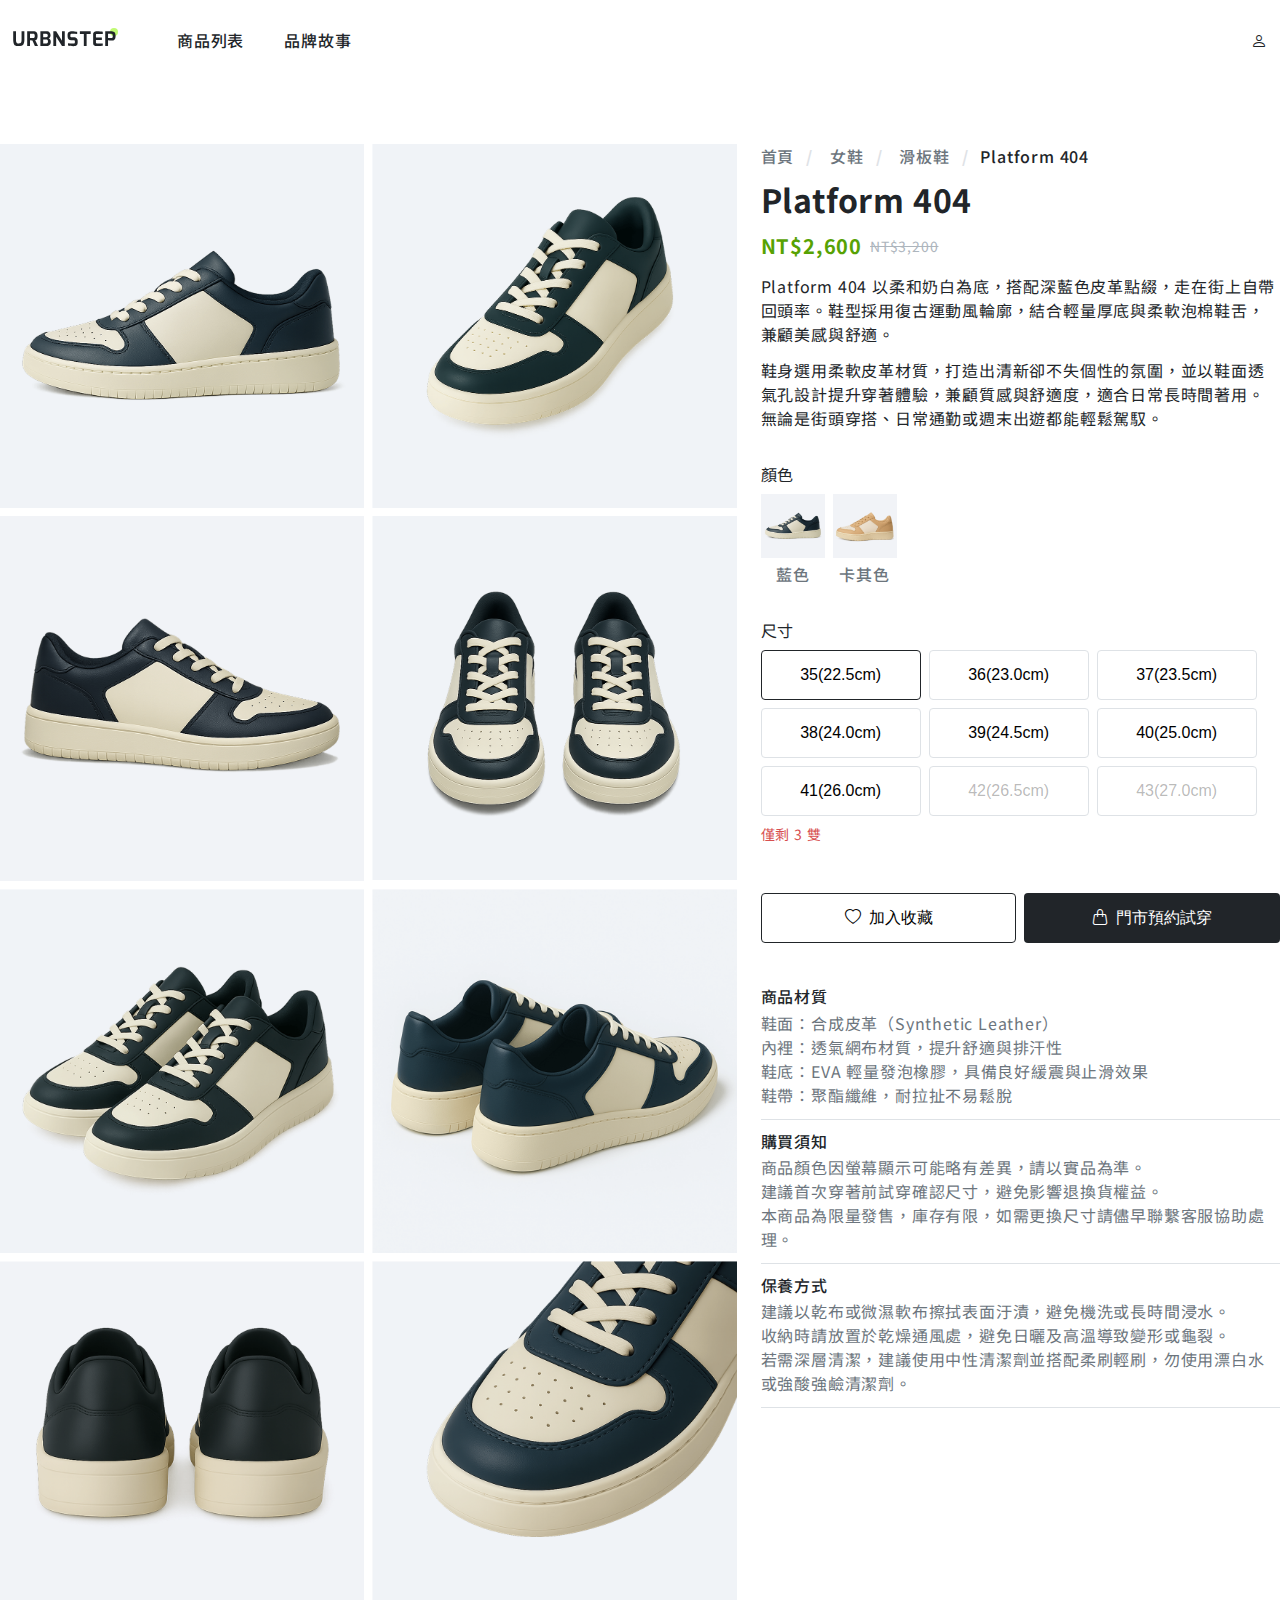
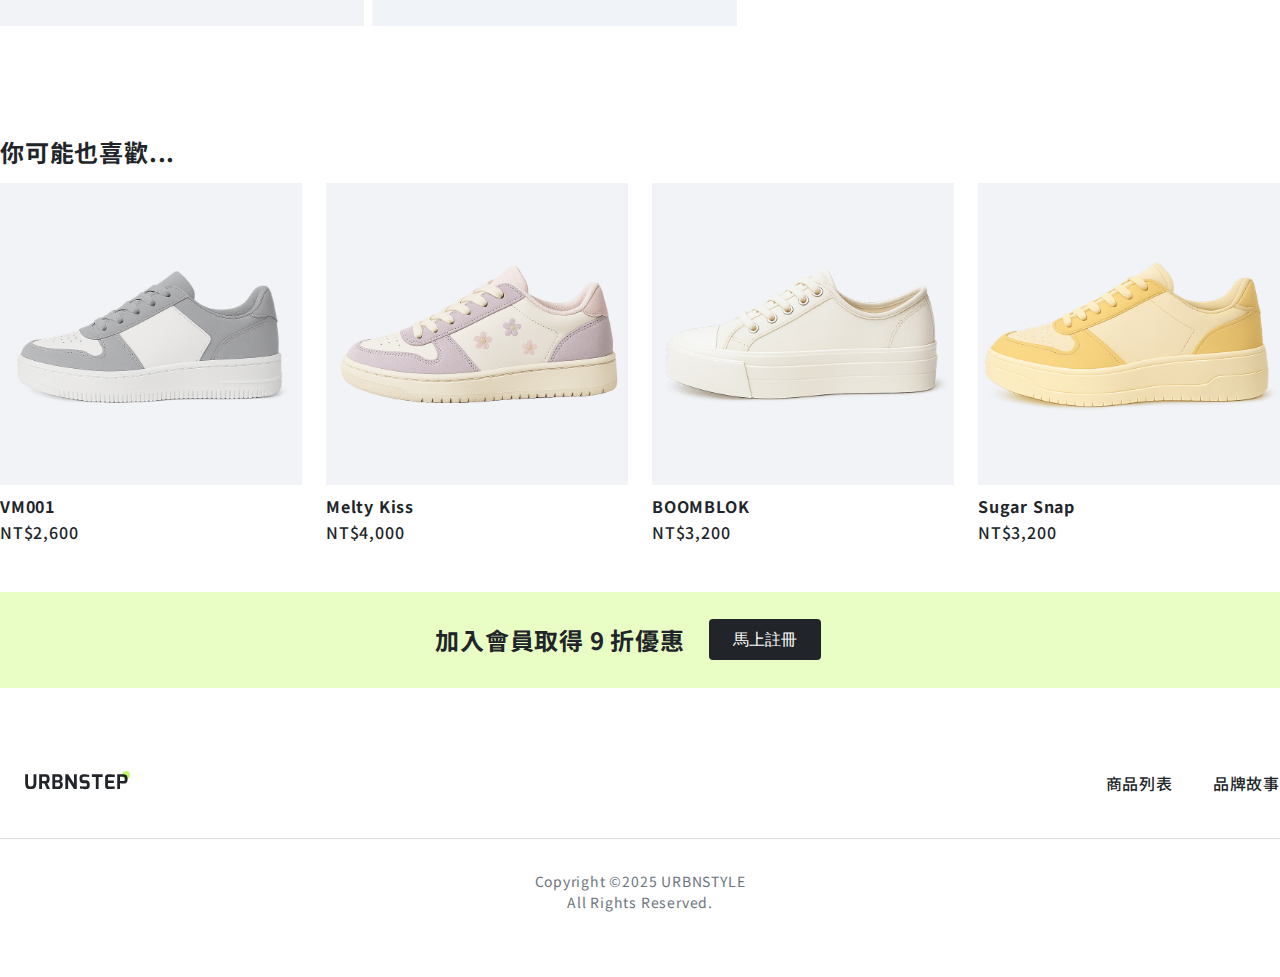
<file: projects/image/product.html>
<!DOCTYPE html>
<html lang="zh-Hant-TW">
<head>
    <meta charset="UTF-8">
    <meta name="viewport" content="width=device-width, user-scalable=no, initial-scale=1.0, maximum-scale=1.0, minimun-scale=1.0">
    <link rel="stylesheet" href="./style/all.css">
    <link rel="stylesheet" href="./style/product.css">
    <link rel="stylesheet" href="https://cdn.jsdelivr.net/npm/bootstrap-icons@1.13.1/font/bootstrap-icons.min.css">
    <title>產品詳情頁</title>
</head>
<body>
    
    <!-- navbar -->
    <nav class="container py-16 d-f j-between a-center">
        <ul class="d-f a-center">
            <li class="me-48"><a href="product.html"><img src="./logo.svg" alt="logo"></a></li>
            <li class="me-40 hover-7"><a href="product.html">商品列表</a></li>
            <li class="hover-7"><a href="#">品牌故事</a></li>
        </ul>
        <a href="#" class="member p-12 hover-7"><i class="bi bi-person"></i></a>
    </nav>


    <main class="container">
        <div class="row py-64">
            <!-- 產品圖 -->
            <div class="col-7">
                <div class="product-row">
                    <div class="product-col mb-8">
                        <img src="./image.png" alt="鞋商品圖">
                    </div>

                    <div class="product-col mb-8">
                        <img src="./image-1.png" alt="鞋商品圖">
                    </div>

                    <div class="product-col mb-8">
                        <img src="./image-2.png" alt="鞋商品圖">
                    </div>

                    <div class="product-col mb-8">
                        <img src="./image-3.png" alt="鞋商品圖">
                    </div>

                    <div class="product-col mb-8">
                        <img src="./image-4.png" alt="鞋商品圖">
                    </div>

                    <div class="product-col mb-8">
                        <img src="./image-5.png" alt="鞋商品圖">
                    </div>

                    <div class="product-col">
                        <img src="./image-6.png" alt="鞋商品圖">
                    </div>

                    <div class="product-col">
                        <img src="./image-7.png" alt="鞋商品圖">
                    </div>

                </div>
            </div>

            <!-- 產品描述 -->
            <div class="col-5">

                <nav class="mb-12">
                    <ol class="d-f">
                        <li class="breadcrumb">
                            <a href="product.html" class="breadcrumb-link">首頁</a>
                        </li>
                        <li class="breadcrumb">
                            <a href="#" class="breadcrumb-link">女鞋</a>
                        </li>  
                        <li class="breadcrumb">
                            <a href="#" class="breadcrumb-link">滑板鞋</a>
                        </li>
                        <li class="breadcrumb">Platform 404</li>              
                    </ol>
                </nav>
                
                <h2 class="h2 mb-16">Platform 404</h2>

                <div class="price d-f a-center mb-16">
                    <h5 class="h5 me-8">NT$2,600</h5>
                    <del>NT$3,200</del>
                </div>

                <p class="mb-12">Platform 404 以柔和奶白為底，搭配深藍色皮革點綴，走在街上自帶回頭率。鞋型採用復古運動風輪廓，結合輕量厚底與柔軟泡棉鞋舌，兼顧美感與舒適。</p>

                <p class="mb-32">鞋身選用柔軟皮革材質，打造出清新卻不失個性的氛圍，並以鞋面透氣孔設計提升穿著體驗，兼顧質感與舒適度，適合日常長時間著用。無論是街頭穿搭、日常通勤或週末出遊都能輕鬆駕馭。</p>


                <!-- 產品顏色 -->
                <div class="mb-32">
                    <p class="mb-8">顏色</p>
                    <div class="d-f">
                        <div class="product-color me-8">
                            <a href="product.html" class="hover-7">
                                <img src="./product.png" alt="產品圖" class="mb-4">
                                <p>藍色</p>
                            </a>
                        </div>
                        <div class="product-color">
                            <a href="#" class="hover-7">
                                <img src="./product-1.png" alt="產品圖" class="mb-4">
                                <p>卡其色</p>
                            </a>
                        </div>                        
                    </div>
                </div>


                <!-- 產品尺寸 -->
                <div class="mb-48">
                    <p class="mb-8">尺寸</p>
                    <div class="d-f f-wrap gap-8 mb-8">
                        <button type="button" class="btn product-size active">35(22.5cm)</button>

                        <button type="button" class="btn product-size">36(23.0cm)</button> 

                        <button type="button" class="btn product-size">37(23.5cm)</button>

                        <button type="button" class="btn product-size">38(24.0cm)</button>

                        <button type="button" class="btn product-size">39(24.5cm)</button>

                        <button type="button" class="btn product-size">40(25.0cm)</button>

                        <button type="button" class="btn product-size">41(26.0cm)</button>

                        <button type="button" class="btn product-size disabled" disabled>42(26.5cm)</button>

                        <button type="button" class="btn product-size disabled" disabled>43(27.0cm)</button>

                    </div>

                    <p class="size-left">僅剩 3 雙</p>
                </div>

                <!-- 收藏or預約 -->
                <div class="btn-save d-f gap-8 mb-32">
                    <button type="button" class="btn btn-light w-50"><i class="bi bi-heart"></i>加入收藏</button>                   
                    <button type="button" class="btn btn-dark w-50"><i class="bi bi-handbag"></i>門市預約試穿</button>                    
                </div>


                <!-- 產品資訊 -->
                <ul>
                    <li class="product-info py-12">
                        <h6 class="product-info-title mb-4">商品材質</h6>
                        <p class="product-info-text">鞋面：合成皮革（Synthetic Leather）<br>內裡：透氣網布材質，提升舒適與排汗性<br>鞋底：EVA 輕量發泡橡膠，具備良好緩震與止滑效果<br>鞋帶：聚酯纖維，耐拉扯不易鬆脫</p>
                    </li>

                    <li class="product-info py-12">
                        <h6 class="product-info-title mb-4">購買須知</h6>
                        <p class="product-info-text">商品顏色因螢幕顯示可能略有差異，請以實品為準。<br>建議首次穿著前試穿確認尺寸，避免影響退換貨權益。<br>本商品為限量發售，庫存有限，如需更換尺寸請儘早聯繫客服協助處理。</p>
                    </li>

                    <li class="product-info py-12">
                        <h6 class="product-info-title mb-4">保養方式</h6>
                        <p class="product-info-text">建議以乾布或微濕軟布擦拭表面汙漬，避免機洗或長時間浸水。<br>收納時請放置於乾燥通風處，避免日曬及高溫導致變形或龜裂。<br>若需深層清潔，建議使用中性清潔劑並搭配柔刷輕刷，勿使用漂白水或強酸強鹼清潔劑。</p>
                    </li>
                </ul>



            </div>
        </div>

        <!-- 產品推薦 -->
        <div class="recommend py-48">
            <h4 class="h4 mb-16">你可能也喜歡...</h4>
            <ul class="row">
                <li class="col-3 hover-8">
                    <a href="#">
                        <img src="./product-2.png" alt="產品圖" class="mb-12">
                        <h6 class="h6 mb-4">VM001</h6>
                        <p>NT$2,600</p>
                    </a>
                </li>

                <li class="col-3 hover-8">
                    <a href="#">
                        <img src="./product-3.png" alt="產品圖" class="mb-12">
                        <h6 class="h6 mb-4">Melty Kiss</h6>
                        <p>NT$4,000</p>
                    </a>
                </li>

                <li class="col-3 hover-8">
                    <a href="#">
                        <img src="./product-4.png" alt="產品圖" class="mb-12">
                        <h6 class="h6 mb-4">BOOMBLOK</h6>
                        <p>NT$3,200</p>
                    </a>
                </li>

                <li class="col-3 hover-8">
                    <a href="#">
                        <img src="./product-7.png" alt="產品圖" class="mb-12">
                        <h6 class="h6 mb-4">Sugar Snap</h6>
                        <p>NT$3,200</p>
                    </a>
                </li>
            </ul>
        </div>

    </main>


    <!-- 註冊 -->
    <div class="register d-f j-center a-center py-24 mb-64">
        <h4 class="h4">加入會員取得 9 折優惠</h4>
        <button type="button" class="btn"><a href="#" class="btn link">馬上註冊</a></button>
    </div>

    <!-- footer -->
    <footer class="container">
        <div class="footer-nav d-f j-between a-center mb-24">
            <a href="product.html"><img src="./logo.svg" alt="logo" class="logo"></a>
            <ul class="d-f a-center">
                <li class="me-40 hover-7"><a href="product.html">商品列表</a></li>
                <li class="hover-7"><a href="#">品牌故事</a></li>
            </ul>           
        </div>

        <div class="copyright pt-32 mb-64">
            <p>Copyright ©2025 URBNSTYLE</p>
            <p>All Rights Reserved.</p>
        </div>
    </footer>

</body>
</html>
</file>
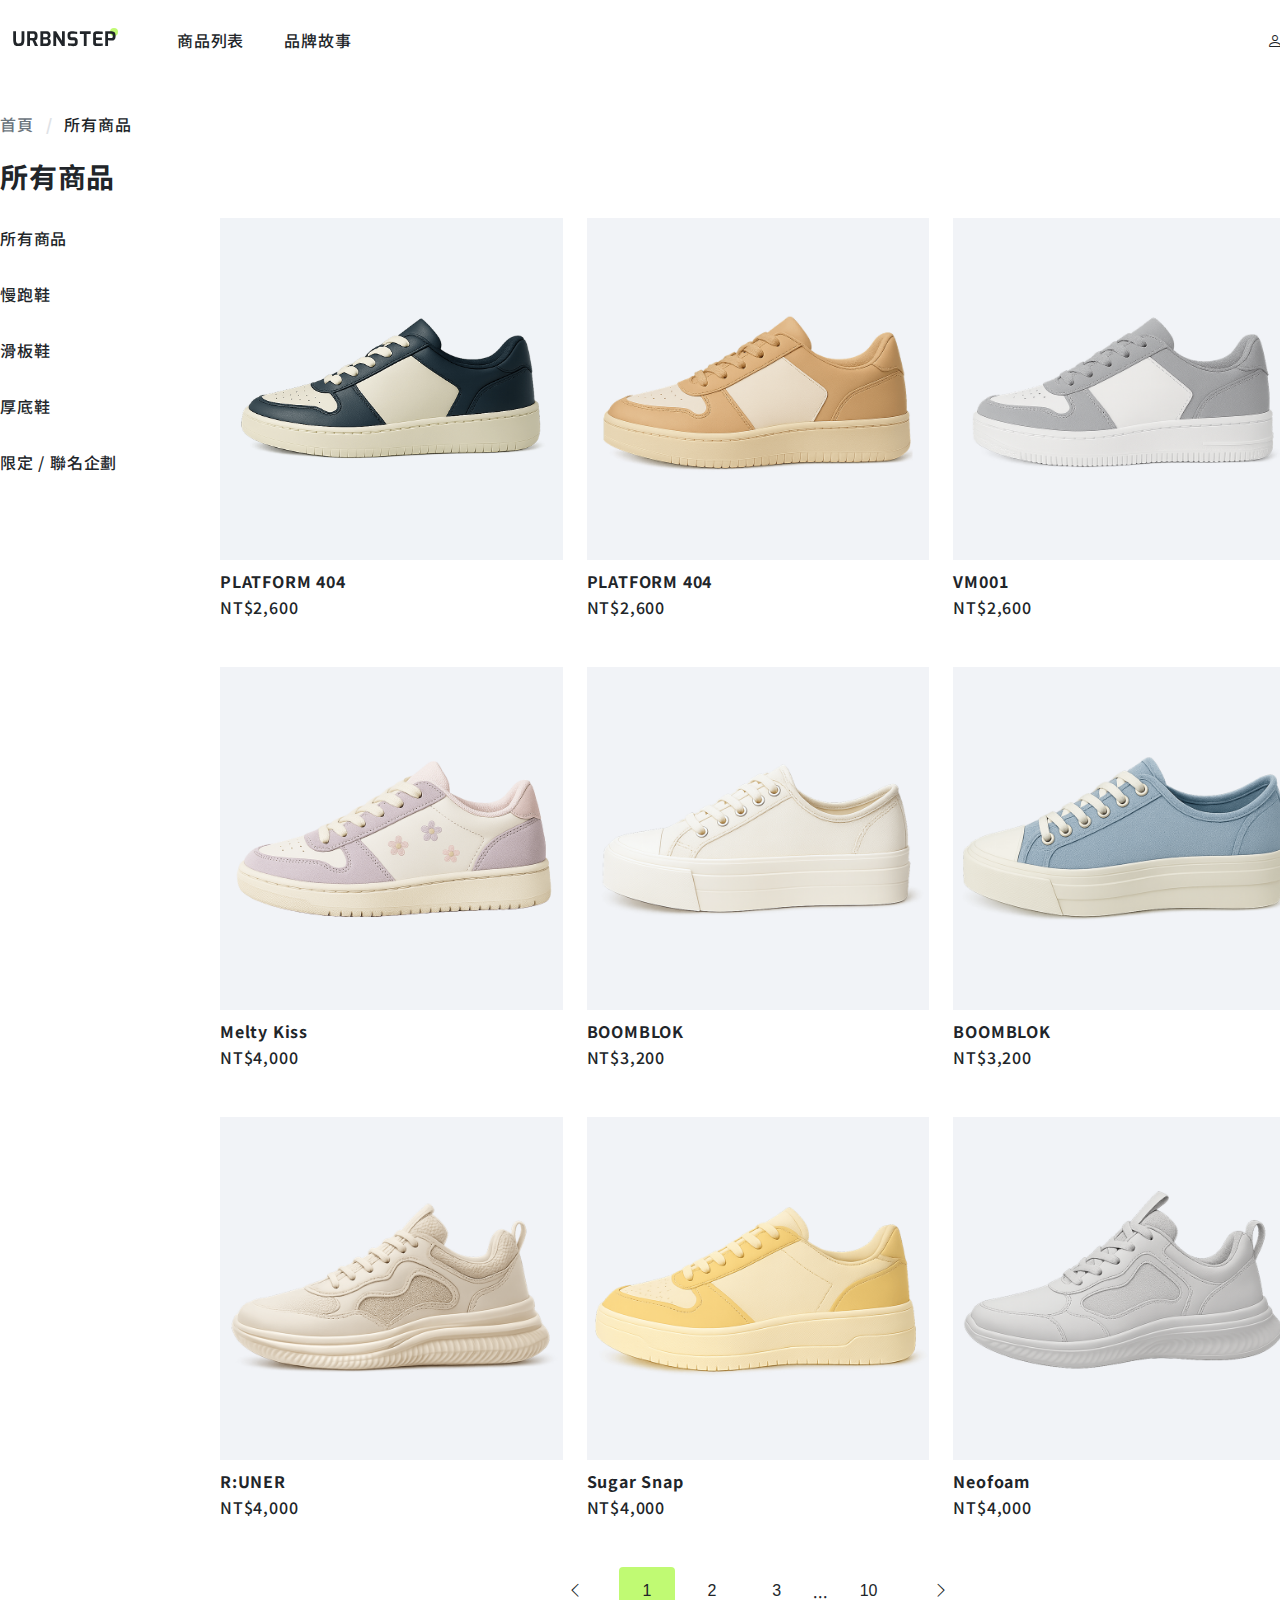
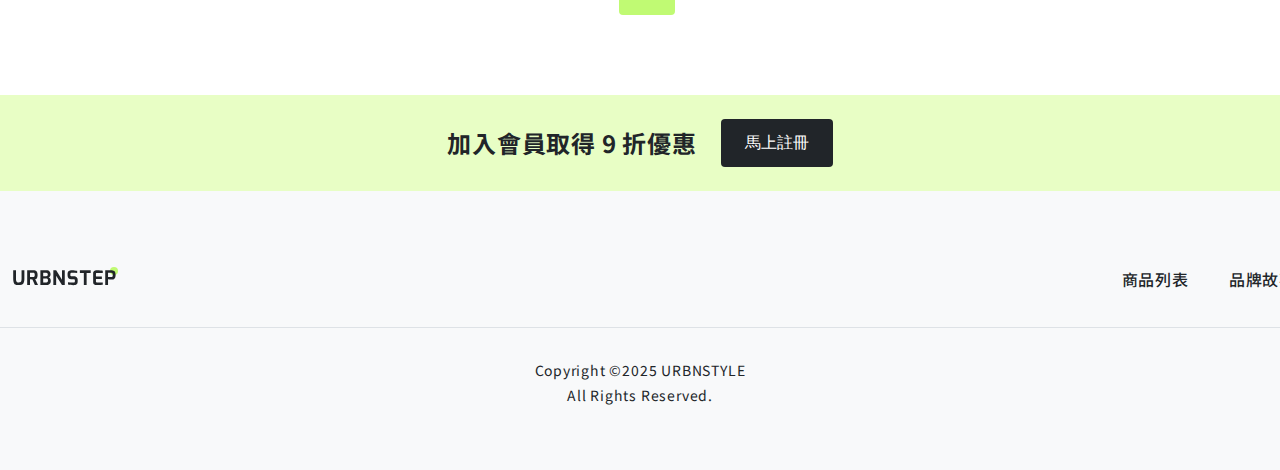
<file: projects/image/products.html>
<!DOCTYPE html>
<html lang="en">
    <head>
        <meta charset="UTF-8">
        <meta name="viewport" content="width=device-width, initial-scale=1.0">
        <title>產品列表頁</title>
        <link rel="stylesheet" href="https://cdn.jsdelivr.net/npm/bootstrap-icons@1.13.1/font/bootstrap-icons.min.css">
        <link rel="stylesheet" href="./style/all.css">
        <link rel="stylesheet" href="./style/products.css">
    </head>
    <body>
        <nav class="container py-16 d-flex align-center justify-between">
            <ul class="d-flex align-center">
                <li class="me-48">
                    <a href="#">
                        <img src="logo.svg" alt="logo">
                    </a>
                </li>
                <li class="me-40">
                    <a href="#" class="py-12">商品列表</a>
                </li>
                <li>
                    <a href="#" class="py-12">品牌故事</a>
                </li>
            </ul>
            <a href="#" class="p-12"><i class="bi bi-person"></i></a>
        </nav>
        <main class="container py-32 mb-48">
            <!-- 麵包屑導覽 -->
            <nav class="mb-24">
                <ol class="d-flex">
                    <li class="breadcrumb-item"><a href="#" class="breadcrumb-link">首頁</a></li>
                    <li class="breadcrumb-item">所有商品</li>
                </ol>
            </nav>
            <h1 class="h3 mb-24">所有商品</h1>
            <div class="row">
                <!-- category -->
                <div class="col-2">
                    <nav>
                        <ul class="category">
                            <li class="mb-16"><a href="#" class="py-8 active">所有商品</a></li>
                            <li class="mb-16"><a href="#" class="py-8">慢跑鞋</a></li>
                            <li class="mb-16"><a href="#" class="py-8">滑板鞋</a></li>
                            <li class="mb-16"><a href="#" class="py-8">厚底鞋</a></li>
                            <li class="mb-16"><a href="#" class="py-8">限定 / 聯名企劃</a></li>
                        </ul>
                    </nav>
                </div>
                <!-- product-list -->
                <div class="col-10">
                    <div class="row">
                        <div class="col-4">
                            <div class="mb-48">
                                <a href="#">
                                    <img src="image.png" alt="PLATFORM 404" class="mb-12">
                                    <h2 class="h6 mb-4">PLATFORM 404</h2>
                                    <p>NT$2,600</p>
                                </a>
                            </div>
                        </div>
                        <div class="col-4">
                            <div class="mb-48">
                                <a href="#">
                                    <img src="product-1.png" alt="PLATFORM 404" class="mb-12">
                                    <h2 class="h6 mb-4">PLATFORM 404</h2>
                                    <p>NT$2,600</p>
                                </a>
                            </div>
                        </div>
                        <div class="col-4">
                            <div class="mb-48">
                                <a href="#">
                                    <img src="product-2.png" alt="VM001" class="mb-12">
                                    <h2 class="h6 mb-4">VM001</h2>
                                    <p>NT$2,600</p>
                                </a>
                            </div>
                        </div>
                        <div class="col-4">
                            <div class="mb-48">
                                <a href="#">
                                    <img src="product-3.png" alt="Melty Kiss" class="mb-12">
                                    <h2 class="h6 mb-4">Melty Kiss</h2>
                                    <p>NT$4,000</p>
                                </a>
                            </div>
                        </div>
                        <div class="col-4">
                            <div class="mb-48">
                                <a href="#">
                                    <img src="product-4.png" alt="BOOMBLOK" class="mb-12">
                                    <h2 class="h6 mb-4">BOOMBLOK</h2>
                                    <p>NT$3,200</p>
                                </a>
                            </div>
                        </div>
                        <div class="col-4">
                            <div class="mb-48">
                                <a href="#">
                                    <img src="product-5.png" alt="BOOMBLOK" class="mb-12">
                                    <h2 class="h6 mb-4">BOOMBLOK</h2>
                                    <p>NT$3,200</p>
                                </a>
                            </div>
                        </div>
                        <div class="col-4">
                            <div class="mb-48">
                                <a href="#">
                                    <img src="product-6.png" alt="R:UNER" class="mb-12">
                                    <h2 class="h6 mb-4">R:UNER</h2>
                                    <p>NT$4,000</p>
                                </a>
                            </div>
                        </div>
                        <div class="col-4">
                            <div class="mb-48">
                                <a href="#">
                                    <img src="product-7.png" alt="Sugar Snap" class="mb-12">
                                    <h2 class="h6 mb-4">Sugar Snap</h2>
                                    <p>NT$4,000</p>
                                </a>
                            </div>
                        </div>
                        <div class="col-4">
                            <div class="mb-48">
                                <a href="#">
                                    <img src="product-8.png" alt="Neofoam" class="mb-12">
                                    <h2 class="h6 mb-4">Neofoam</h2>
                                    <p>NT$4,000</p>
                                </a>
                            </div>
                        </div>
                    </div>
                    <!-- pagination -->
                    <ul class="d-flex justify-center align-center">
                        <li class="me-12 page-item">
                            <button type="button" class="btn" disabled>
                                <i class="bi bi-chevron-left"></i>
                            </button>
                        </li>
                        <li class="me-8 page-item">
                            <button type="button" class="btn active">
                                1
                            </button>
                        </li>
                        <li class="me-8 page-item">
                            <button type="button" class="btn">
                                2
                            </button>
                        </li>
                        <li class="me-8 page-item">
                            <button type="button" class="btn">
                                3
                            </button>
                        </li>
                        <li class="me-8 page-item">
                            ...
                        </li>
                        <li class="me-8 page-item">
                            <button type="button" class="btn">
                                10
                            </button>
                        </li>
                        <li class="page-item">
                            <button type="button" class="btn">
                                <i class="bi bi-chevron-right"></i>
                            </button>
                        </li>
                    </ul>
                </div>
            </div>
        </main>
        <div class="bg-primary-200 d-flex justify-center align-center py-24">
            <p class="h4 me-24">
                加入會員取得 9 折優惠
            </p>
            <button type="button" class="btn btn-dark">
                馬上註冊
            </button>
        </div>
        <footer class="py-64 bg-neutral-100">
            <div class="container d-flex align-center justify-between pb-24 section-lined mb-32">
                <a href="#">
                    <img src="./logo.svg" alt="logo">
                </a>
                <ul class="d-flex align-center">
                    <li class="me-40">
                        <a href="#" class="py-12">商品列表</a>
                    </li>
                    <li>
                        <a href="#" class="py-12">品牌故事</a>
                    </li>
                </ul>
            </div>
            <div class="text-sm text-neutral-600 text-center">
                <p class="mb-4">Copyright ©2025 URBNSTYLE</p>
                <p>All Rights Reserved.</p>
            </div>
        </footer>
    </body>
</html>
</file>
<file: projects/image/style/all.css>
@import url('https://fonts.googleapis.com/css2?family=Noto+Sans+TC:wght@100..900&family=Noto+Serif+TC:wght@200..900&display=swap');

@import url("https://cdn.jsdelivr.net/npm/bootstrap-icons@1.13.1/font/bootstrap-icons.min.css");

/* http://meyerweb.com/eric/tools/css/reset/ 
   v2.0 | 20110126
   License: none (public domain)
*/

html, body, div, span, applet, object, iframe,
h1, h2, h3, h4, h5, h6, p, blockquote, pre,
a, abbr, acronym, address, big, cite, code,
del, dfn, em, img, ins, kbd, q, s, samp,
small, strike, strong, sub, sup, tt, var,
b, u, i, center,
dl, dt, dd, ol, ul, li,
fieldset, form, label, legend,
table, caption, tbody, tfoot, thead, tr, th, td,
article, aside, canvas, details, embed, 
figure, figcaption, footer, header, hgroup, 
menu, nav, output, ruby, section, summary,
time, mark, audio, video {
	margin: 0;
	padding: 0;
	border: 0;
	font-size: 100%;
	font: inherit;
	vertical-align: baseline;
}
/* HTML5 display-role reset for older browsers */
article, aside, details, figcaption, figure, 
footer, header, hgroup, menu, nav, section {
	display: block;
}
body {
	line-height: 1;
}
ol, ul {
	list-style: none;
}
blockquote, q {
	quotes: none;
}
blockquote:before, blockquote:after,
q:before, q:after {
	content: '';
	content: none;
}
table {
	border-collapse: collapse;
	border-spacing: 0;
}

:root {
	--primary-100: #F5FEE7;
	--primary-200: #E8FEC5;
	--primary-300: #C0FA73;
	--primary-400: #57A203;
	--primary-500: #477A11;
	--neutral-0:   #FFFFFF;
	--neutral-100: #F8F9FA;
	--neutral-200: #E9ECEF;
	--neutral-300: #DEE2E6;
	--neutral-400: #CED4DA;
	--neutral-500: #ADB5BD;			
	--neutral-600: #6C757D;
	--neutral-700: #495057;
	--neutral-800: #343A40;
	--neutral-900: #212529;	
	--danger-300:  #D74F4F;	
}


*,
*::after,
*::before {
	box-sizing: border-box;
}

body {
	font-family: "Noto Sans TC", serif;
	color: var(--neutral-900);
	letter-spacing: 0.05em;
	line-height: 1.5;
}


.container {
    max-width: 1296px;
	margin: 0 auto;
}


.d-f {
	display: flex;
}

.f-wrap {
	flex-wrap: wrap;
}

.j-between {
	justify-content: space-between;
}

.j-center {
	justify-content: center;
}

.a-center {
	align-items: center;
}

.col-1 {
	padding-left: 12px;
	padding-right: 12px;
	width: calc(100%/12);
}

.col-2 {
	padding-left: 12px;
	padding-right: 12px;
	width: calc(100%/12 * 2);
}

.col-3 {
	padding-left: 12px;
	padding-right: 12px;
	width: calc(100%/12 * 3);
}

.col-4 {
	padding-left: 12px;
	padding-right: 12px;
	width: calc(100%/12 * 4);
}

.col-5 {
	padding-left: 12px;
	padding-right: 12px;
	width: calc(100%/12 * 5);
}

.col-6 {
	padding-left: 12px;
	padding-right: 12px;
	width: calc(100%/12 * 6);
}

.col-7 {
	padding-left: 12px;
	padding-right: 12px;
	width: calc(100%/12 * 7);
}

.col-8 {
	padding-left: 12px;
	padding-right: 12px;
	width: calc(100%/12 * 8);
}

.col-9 {
	padding-left: 12px;
	padding-right: 12px;
	width: calc(100%/12 * 9);
}

.col-10 {
	padding-left: 12px;
	padding-right: 12px;
	width: calc(100%/12 * 10);
}

.col-11 {
	padding-left: 12px;
	padding-right: 12px;
	width: calc(100%/12 * 11);
}

.col-12 {
	padding-left: 12px;
	padding-right: 12px;
	width: calc(100%/12 * 12);
}

.row {
	display: flex;
	flex-wrap: wrap;
	margin-left: -12px;
	margin-right: -12px;
}



img {
	vertical-align: middle;
	max-width: 100%;
	height: auto;
}

a {
	text-decoration: none;
	color: var(--neutral-900);
}

h2 {
	font-size: 32px;
	line-height: 1.2;
	font-weight: 700;
}

h3 {
	font-size: 28px;
	line-height: 1.2;
	font-weight: 700;
}

h4 {
	font-size: 24px;
	line-height: 1.2;
	font-weight: 700;	
}

h5 {
	font-size: 20px;
	line-height: 1.2;
	font-weight: 700;	
}

h6 {
	font-size: 16px;
	line-height: 1.2;
	font-weight: 700;
}

.p-12 {
	padding: 12px;
}


.py-7 {
	padding-top: 7px;
	padding-bottom: 7px;
}

.py-8 {
	padding-top: 8px;
	padding-bottom: 8px;
}

.py-12 {
	padding-top: 12px;
	padding-bottom: 12px;
}

.py-16 {
	padding-top: 16px;
	padding-bottom: 16px;
}

.py-24 {
	padding-top: 24px;
	padding-bottom: 24px;
}

.py-32 {
	padding-top: 32px;
	padding-bottom: 32px;
}

.py-48 {
	padding-top: 48px;
	padding-bottom: 48px;
}

.py-64 {
	padding-top: 64px;
	padding-bottom: 64px;
}

.me-8 {
	margin-right: 8px;
}

.me-12 {
	margin-right: 12px;
}

.me-24 {
	margin-right: 24px;
}

.me-40 {
	margin-right: 40px;
}

.me-48 {
	margin-right: 48px;
}

.mb-4 {
	margin-bottom: 4px;
}

.mb-8 {
	margin-bottom: 8px;
}

.mb-12 {
	margin-bottom: 12px;
}

.mb-16 {
	margin-bottom: 16px;
}

.mb-24 {
	margin-bottom: 24px;
}

.mb-32 {
	margin-bottom: 32px;
}

.mb-48 {
	margin-bottom: 48px;
}

.mb-64 {
	margin-bottom: 64px;
}

.pt-32 {
	padding-top: 32px;
}

.gap-8 {
	gap: 8px;
}

.gap-12 {
	gap: 12px;
}

.w-50 {
	width: 50%;
}

.fw-500 {
	font-weight: 500;
}

.hover-7 {
	&:hover {
		opacity: 0.7;
	}
}

.hover-8 {
	transition: .3s;
	&:hover {
		opacity: 0.8;
	}
}


.icon {
    width: 24px 24px;
}

ul li a {
    font-weight: 500;
}


.breadcrumb + .breadcrumb::before {
	content: "/";
	padding: 0 12px;
	color: var(--neutral-300);
	font-weight: 700;
}

.breadcrumb {
	font-weight: 500;
}

.breadcrumb-link {
	color: var(--neutral-600);
	font-weight: 500;
}


.btn {
	border: none;
	border-radius: 4px;
	padding: 12px 24px;
	font-size: 16px;
	font-weight: 500;
	line-height: 1.5;
	cursor: pointer;
	background-color: transparent;
}


.register {
    background: var(--primary-200);
}

.btn .link { 
	color: var(--neutral-0);
    background: var(--neutral-900);
    border-radius: 4px;
    transition: .2s;    
    &:hover {
        background-color: var(--neutral-700);
    }
}


.footer-nav .logo {
    padding: 8px 12px;
}


.copyright {
    border-top: 1px solid var(--neutral-300);
    font-size: 14px;
    font-weight: 400;
    color: var(--neutral-600);
    text-align: center;
    line-height: 1.5;
}
</file>
<file: projects/image/style/product.css>
@import url('https://fonts.googleapis.com/css2?family=Noto+Sans+TC:wght@100..900&family=Noto+Serif+TC:wght@200..900&display=swap');

@import url("https://cdn.jsdelivr.net/npm/bootstrap-icons@1.13.1/font/bootstrap-icons.min.css");

/* http://meyerweb.com/eric/tools/css/reset/ 
   v2.0 | 20110126
   License: none (public domain)
*/

html, body, div, span, applet, object, iframe,
h1, h2, h3, h4, h5, h6, p, blockquote, pre,
a, abbr, acronym, address, big, cite, code,
del, dfn, em, img, ins, kbd, q, s, samp,
small, strike, strong, sub, sup, tt, var,
b, u, i, center,
dl, dt, dd, ol, ul, li,
fieldset, form, label, legend,
table, caption, tbody, tfoot, thead, tr, th, td,
article, aside, canvas, details, embed, 
figure, figcaption, footer, header, hgroup, 
menu, nav, output, ruby, section, summary,
time, mark, audio, video {
	margin: 0;
	padding: 0;
	border: 0;
	font-size: 100%;
	font: inherit;
	vertical-align: baseline;
}
/* HTML5 display-role reset for older browsers */
article, aside, details, figcaption, figure, 
footer, header, hgroup, menu, nav, section {
	display: block;
}
body {
	line-height: 1;
}
ol, ul {
	list-style: none;
}
blockquote, q {
	quotes: none;
}
blockquote:before, blockquote:after,
q:before, q:after {
	content: '';
	content: none;
}
table {
	border-collapse: collapse;
	border-spacing: 0;
}

:root {
	--primary-100: #F5FEE7;
	--primary-200: #E8FEC5;
	--primary-300: #C0FA73;
	--primary-400: #57A203;
	--primary-500: #477A11;
	--neutral-0:   #FFFFFF;
	--neutral-100: #F8F9FA;
	--neutral-200: #E9ECEF;
	--neutral-300: #DEE2E6;
	--neutral-400: #CED4DA;
	--neutral-500: #ADB5BD;			
	--neutral-600: #6C757D;
	--neutral-700: #495057;
	--neutral-800: #343A40;
	--neutral-900: #212529;	
	--danger-300:  #D74F4F;	
}


*,
*::after,
*::before {
	box-sizing: border-box;
}

body {
	font-family: "Noto Sans TC", serif;
	color: var(--neutral-900);
	letter-spacing: 0.05em;
	line-height: 1.5;
}


.container {
    max-width: 1296px;
	margin: 0 auto;
}


.d-f {
	display: flex;
}

.f-wrap {
	flex-wrap: wrap;
}

.j-between {
	justify-content: space-between;
}

.j-center {
	justify-content: center;
}

.a-center {
	align-items: center;
}

.col-1 {
	padding-left: 12px;
	padding-right: 12px;
	width: calc(100%/12);
}

.col-2 {
	padding-left: 12px;
	padding-right: 12px;
	width: calc(100%/12 * 2);
}

.col-3 {
	padding-left: 12px;
	padding-right: 12px;
	width: calc(100%/12 * 3);
}

.col-4 {
	padding-left: 12px;
	padding-right: 12px;
	width: calc(100%/12 * 4);
}

.col-5 {
	padding-left: 12px;
	padding-right: 12px;
	width: calc(100%/12 * 5);
}

.col-6 {
	padding-left: 12px;
	padding-right: 12px;
	width: calc(100%/12 * 6);
}

.col-7 {
	padding-left: 12px;
	padding-right: 12px;
	width: calc(100%/12 * 7);
}

.col-8 {
	padding-left: 12px;
	padding-right: 12px;
	width: calc(100%/12 * 8);
}

.col-9 {
	padding-left: 12px;
	padding-right: 12px;
	width: calc(100%/12 * 9);
}

.col-10 {
	padding-left: 12px;
	padding-right: 12px;
	width: calc(100%/12 * 10);
}

.col-11 {
	padding-left: 12px;
	padding-right: 12px;
	width: calc(100%/12 * 11);
}

.col-12 {
	padding-left: 12px;
	padding-right: 12px;
	width: calc(100%/12 * 12);
}

.row {
	display: flex;
	flex-wrap: wrap;
	margin-left: -12px;
	margin-right: -12px;
}



img {
	vertical-align: middle;
	max-width: 100%;
	height: auto;
}

a {
	text-decoration: none;
	color: var(--neutral-900);
}

h2 {
	font-size: 32px;
	line-height: 1.2;
	font-weight: 700;
}

h3 {
	font-size: 28px;
	line-height: 1.2;
	font-weight: 700;
}

h4 {
	font-size: 24px;
	line-height: 1.2;
	font-weight: 700;	
}

h5 {
	font-size: 20px;
	line-height: 1.2;
	font-weight: 700;	
}

h6 {
	font-size: 16px;
	line-height: 1.2;
	font-weight: 700;
}

.p-12 {
	padding: 12px;
}


.py-7 {
	padding-top: 7px;
	padding-bottom: 7px;
}

.py-8 {
	padding-top: 8px;
	padding-bottom: 8px;
}

.py-12 {
	padding-top: 12px;
	padding-bottom: 12px;
}

.py-16 {
	padding-top: 16px;
	padding-bottom: 16px;
}

.py-24 {
	padding-top: 24px;
	padding-bottom: 24px;
}

.py-32 {
	padding-top: 32px;
	padding-bottom: 32px;
}

.py-48 {
	padding-top: 48px;
	padding-bottom: 48px;
}

.py-64 {
	padding-top: 64px;
	padding-bottom: 64px;
}

.me-8 {
	margin-right: 8px;
}

.me-12 {
	margin-right: 12px;
}

.me-24 {
	margin-right: 24px;
}

.me-40 {
	margin-right: 40px;
}

.me-48 {
	margin-right: 48px;
}

.mb-4 {
	margin-bottom: 4px;
}

.mb-8 {
	margin-bottom: 8px;
}

.mb-12 {
	margin-bottom: 12px;
}

.mb-16 {
	margin-bottom: 16px;
}

.mb-24 {
	margin-bottom: 24px;
}

.mb-32 {
	margin-bottom: 32px;
}

.mb-48 {
	margin-bottom: 48px;
}

.mb-64 {
	margin-bottom: 64px;
}

.pt-32 {
	padding-top: 32px;
}

.gap-8 {
	gap: 8px;
}

.gap-12 {
	gap: 12px;
}

.w-50 {
	width: 50%;
}

.fw-500 {
	font-weight: 500;
}

.hover-7 {
	&:hover {
		opacity: 0.7;
	}
}

.hover-8 {
	transition: .3s;
	&:hover {
		opacity: 0.8;
	}
}


.icon {
    width: 24px 24px;
}

ul li a {
    font-weight: 500;
}


.breadcrumb + .breadcrumb::before {
	content: "/";
	padding: 0 12px;
	color: var(--neutral-300);
	font-weight: 700;
}

.breadcrumb {
	font-weight: 500;
}

.breadcrumb-link {
	color: var(--neutral-600);
	font-weight: 500;
}


.btn {
	border: none;
	border-radius: 4px;
	padding: 12px 24px;
	font-size: 16px;
	font-weight: 500;
	line-height: 1.5;
	cursor: pointer;
	background-color: transparent;
}


.register {
    background: var(--primary-200);
}

.btn .link { 
	color: var(--neutral-0);
    background: var(--neutral-900);
    border-radius: 4px;
    transition: .2s;    
    &:hover {
        background-color: var(--neutral-700);
    }
}


.footer-nav .logo {
    padding: 8px 12px;
}


.copyright {
    border-top: 1px solid var(--neutral-300);
    font-size: 14px;
    font-weight: 400;
    color: var(--neutral-600);
    text-align: center;
    line-height: 1.5;
}




/* 產品圖片樣式 */
.product-row {
    display: flex;
    flex-wrap: wrap;
    margin-left: -4px;
    margin-right: -4px;
}


.product-col {
    width: calc(100%/12 * 6);
    padding-left: 4px;
    padding-right: 4px;
}

/* Price */
.price .h5 {
    color: var(--primary-400);
}

.price del {
    font-size: 14px;
    color: var(--neutral-500);
}

/* 產品顏色 */
.product-color img{
    width: 64px;
}

.product-color p{
    color: var(--neutral-600);
    font-weight: 500;
    text-align: center;
}

/* 產品尺寸 */
.product-size {
    width: 160px;
    border: 1px solid var(--neutral-300);
}

.product-size.active,
.product-size:hover {
    border: 1px solid var(--neutral-900);    
}

.product-size.disabled:hover {
    border: 1px solid var(--neutral-300); 
}

.size-left {
    font-size: 14px;
    color: var(--danger-300);
}

/* 收藏or預約 */
.btn.btn-light {
    border: 1px solid var(--neutral-900);
    transition: .2s;
    &:hover {
        color: var(--neutral-0);
        background-color: var(--neutral-900);
    }     
}

.btn.btn-dark {
    color: var(--neutral-0);
    background: var(--neutral-900);
    transition: .2s;
    &:hover {
        background-color: var(--neutral-700);
    }
}

.btn-save .bi {
    padding-right: 8px;
}


/* 產品資訊 */
.product-info {
    border-bottom: 1px solid var(--neutral-300);
}

.product-info-title {
    font-weight: 500;
}

.product-info-text {
    color: var(--neutral-600);
}
</file>
<file: projects/image/style/products.css>
/* 引入字體 */
@import url('https://fonts.googleapis.com/css2?family=Noto+Sans+TC:wght@100..900&display=swap');

/* CSS Reset */
/* http://meyerweb.com/eric/tools/css/reset/
v2.0 | 20110126
License: none (public domain)
*/

html, body, div, span, applet, object, iframe,
h1, h2, h3, h4, h5, h6, p, blockquote, pre,
a, abbr, acronym, address, big, cite, code,
del, dfn, em, img, ins, kbd, q, s, samp,
small, strike, strong, sub, sup, tt, var,
b, u, i, center,
dl, dt, dd, ol, ul, li,
fieldset, form, label, legend,
table, caption, tbody, tfoot, thead, tr, th, td,
article, aside, canvas, details, embed,
figure, figcaption, footer, header, hgroup,
menu, nav, output, ruby, section, summary,
time, mark, audio, video {
    margin: 0;
    padding: 0;
    border: 0;
    font-size: 100%;
    font: inherit;
    vertical-align: baseline;
}
/* HTML5 display-role reset for older browsers */
article, aside, details, figcaption, figure,
footer, header, hgroup, menu, nav, section {
    display: block;
}
body {
    line-height: 1;
}
ol, ul {
    list-style: none; /* 項目符號 消失 */
}
blockquote, q {
    quotes: none;
}
blockquote:before, blockquote:after,
q:before, q:after {
    content: '';
    content: none;
}
table {
    border-collapse: collapse;
    border-spacing: 0;
}

/* CSS Reset End */

/* 顏色 */
:root {
    --primary-100: #F5FEE7;
    --primary-200: #E8FEC5;
    --primary-300: #C0FA73;
    --primary-400: #57A203;
    --primary-500: #477A11;

    --neutral-0: #FFFFFF;
    --neutral-100: #F8F9FA;
    --neutral-200: #E9ECEF;
    --neutral-300: #DEE2E6;
    --neutral-400: #CED4DA;
    --neutral-500: #ADB5BD;
    --neutral-600: #6C757D;
    --neutral-700: #495057;
    --neutral-800: #343A40;
    --neutral-900: #212529;

    --danger-300: #D74F4F;
}

/* 標籤基本樣式 */

/* 全域 border box */
*, *::before, *::after {
	box-sizing: border-box;
}

img {
    vertical-align: middle;
    max-width: 100%;
    height: auto;
}

a {
    color: var(--primary-900);
    text-decoration: none;
    display: block;
    font-weight: 500;
}

body {
    font-family: "Noto Sans TC", sans-serif;
    font-size: 16px;
    line-height: 1.5;
    letter-spacing: 0.05em;
    color: var(--neutral-900);
}

/* 通用樣式 */
.container {
    width: 1296px;
    margin: 0 auto;
}

.row {
    display: flex;
    flex-wrap: wrap;
    margin-right: -12px;
    margin-left: -12px;
}

.col-1 {
    padding-right: 12px;
    padding-left: 12px;
    width: calc(100% / 12);
}

.col-2 {
    padding-right: 12px;
    padding-left: 12px;
    width: calc(100% / 12 * 2);
}

.col-3 {
    padding-right: 12px;
    padding-left: 12px;
    width: calc(100% / 12 * 3);
}

.col-4 {
    padding-right: 12px;
    padding-left: 12px;
    width: calc(100% / 12 * 4);
}

.col-5 {
    padding-right: 12px;
    padding-left: 12px;
    width: calc(100% / 12 * 5);
}

.col-6 {
    padding-right: 12px;
    padding-left: 12px;
    width: calc(100% / 12 * 6);
}

.col-7 {
    padding-right: 12px;
    padding-left: 12px;
    width: calc(100% / 12 * 7);
}

.col-8 {
    padding-right: 12px;
    padding-left: 12px;
    width: calc(100% / 12 * 8);
}

.col-9 {
    padding-right: 12px;
    padding-left: 12px;
    width: calc(100% / 12 * 9);
}

.col-10 {
    padding-right: 12px;
    padding-left: 12px;
    width: calc(100% / 12 * 10);
}

.col-11 {
    padding-right: 12px;
    padding-left: 12px;
    width: calc(100% / 12 * 11);
}

.col-12 {
    padding-right: 12px;
    padding-left: 12px;
    width: 100%;
}

.d-flex {
    display: flex;
}

.justify-between {
    justify-content: space-between;
}

.justify-center {
    justify-content: center;
}

.align-center {
    align-items: center;
}

.flex-wrap {
    flex-wrap: wrap;
}

.gap-8 {
    gap: 8px;
}

.h2 {
    font-size: 32px;
    line-height: 1.2;
    font-weight: 700;
}
.h3 {
    font-size: 28px;
    line-height: 1.2;
    font-weight: 700;
}
.h4 {
    font-size: 24px;
    line-height: 1.2;
    font-weight: 700;
}
.h5 {
    font-size: 20px;
    line-height: 1.2;
    font-weight: 700;
}
.h6 {
    font-size: 16px;
    line-height: 1.2;
    font-weight: 700;
}

.text-sm {
    font-size: 14px;
    font-weight: 400;
}

.text-primary-400 {
    color: var(--primary-400);
}

.text-danger {
    color: var(--danger-300);
}

.bg-primary-200 {
    background-color: var(--primary-200);
}

.bg-neutral-100 {
    background: var(--neutral-100);
}

.p-12 {
    padding: 12px;
}

.py-8 {
    padding-top: 8px;
    padding-bottom: 8px;
}

.py-12 {
    padding-top: 12px;
    padding-bottom: 12px;
}

.py-16 {
    padding-top: 16px;
    padding-bottom: 16px;
}

.py-24 {
    padding-top: 24px;
    padding-bottom: 24px;
}

.py-32 {
    padding-top: 32px;
    padding-bottom: 32px;
}

.py-48 {
    padding-top: 48px;
    padding-bottom: 48px;
}

.py-64 {
    padding-top: 64px;
    padding-bottom: 64px;
}

.pb-24 {
    padding-bottom: 24px;
}

.me-8 {
    margin-right: 8px;
}

.me-12 {
    margin-right: 12px;
}

.me-24 {
    margin-right: 24px;
}

.me-40 {
    margin-right: 40px;
}

.me-48 {
    margin-right: 48px;
}

.mb-4 {
    margin-bottom: 4px;
}

.mb-8 {
    margin-bottom: 8px;
}

.mb-12 {
    margin-bottom: 12px;
}

.mb-16 {
    margin-bottom: 16px;
}

.mb-20 {
    margin-bottom: 20px;
}

.mb-24 {
    margin-bottom: 24px;
}

.mb-32 {
    margin-bottom: 32px;
}

.mb-40 {
    margin-bottom: 40px;
}

.mb-48 {
    margin-bottom: 48px;
}

.bi {
    vertical-align: bottom;
}

/* 元件 */

.breadcrumb-item + .breadcrumb-item::before {
    content: '/'; 
    padding: 0 12px;
    color: var(--neutral-300);
    font-weight: 700;
}

.breadcrumb-item {
    display: flex;
    font-weight: 500;
}

.breadcrumb-link {
    color: var(--neutral-600);
}

.btn {
    border-radius: 4px;
    padding: 12px 24px;
    font-size: 16px;
    line-height: 1.5;
    font-weight: 500;
    cursor: pointer;
    border: none;
    color: var(--neutral-900); 
    background-color: transparent;
}


/* 目前頁面 (例如第 1 頁) */
.page-item .btn.active {
    background: var(--primary-300); /* 淺綠底 */
    color: var(--neutral-900);      /* 黑字 */
    border-color: var(--primary-300);
}


.btn-dark {
    background-color: var(--neutral-900);
    color: var(--neutral-0);
}

.section-lined {
    border-bottom: 1px solid var(--neutral-300);
}

.text-center {
    text-align: center;
}

.btn-light {
    border: 1px solid var(--neutral-900);
}
</file>
